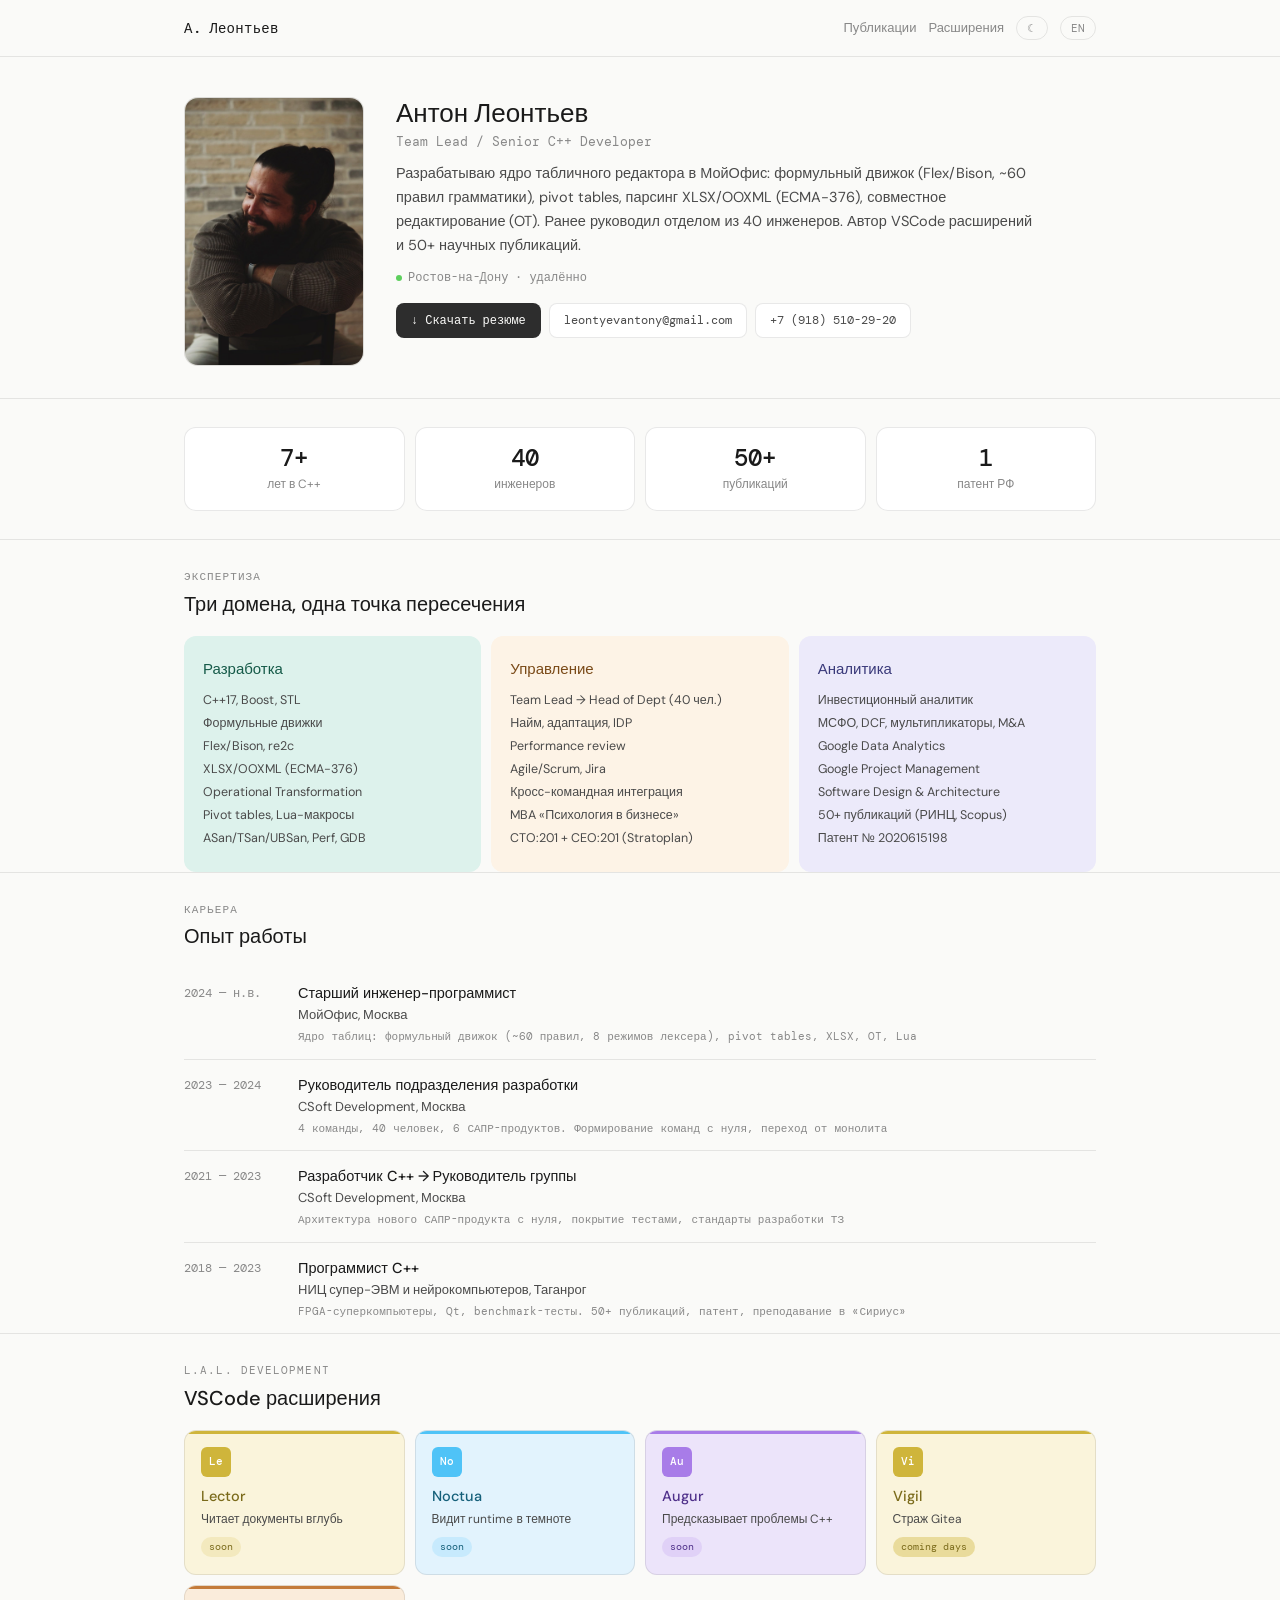
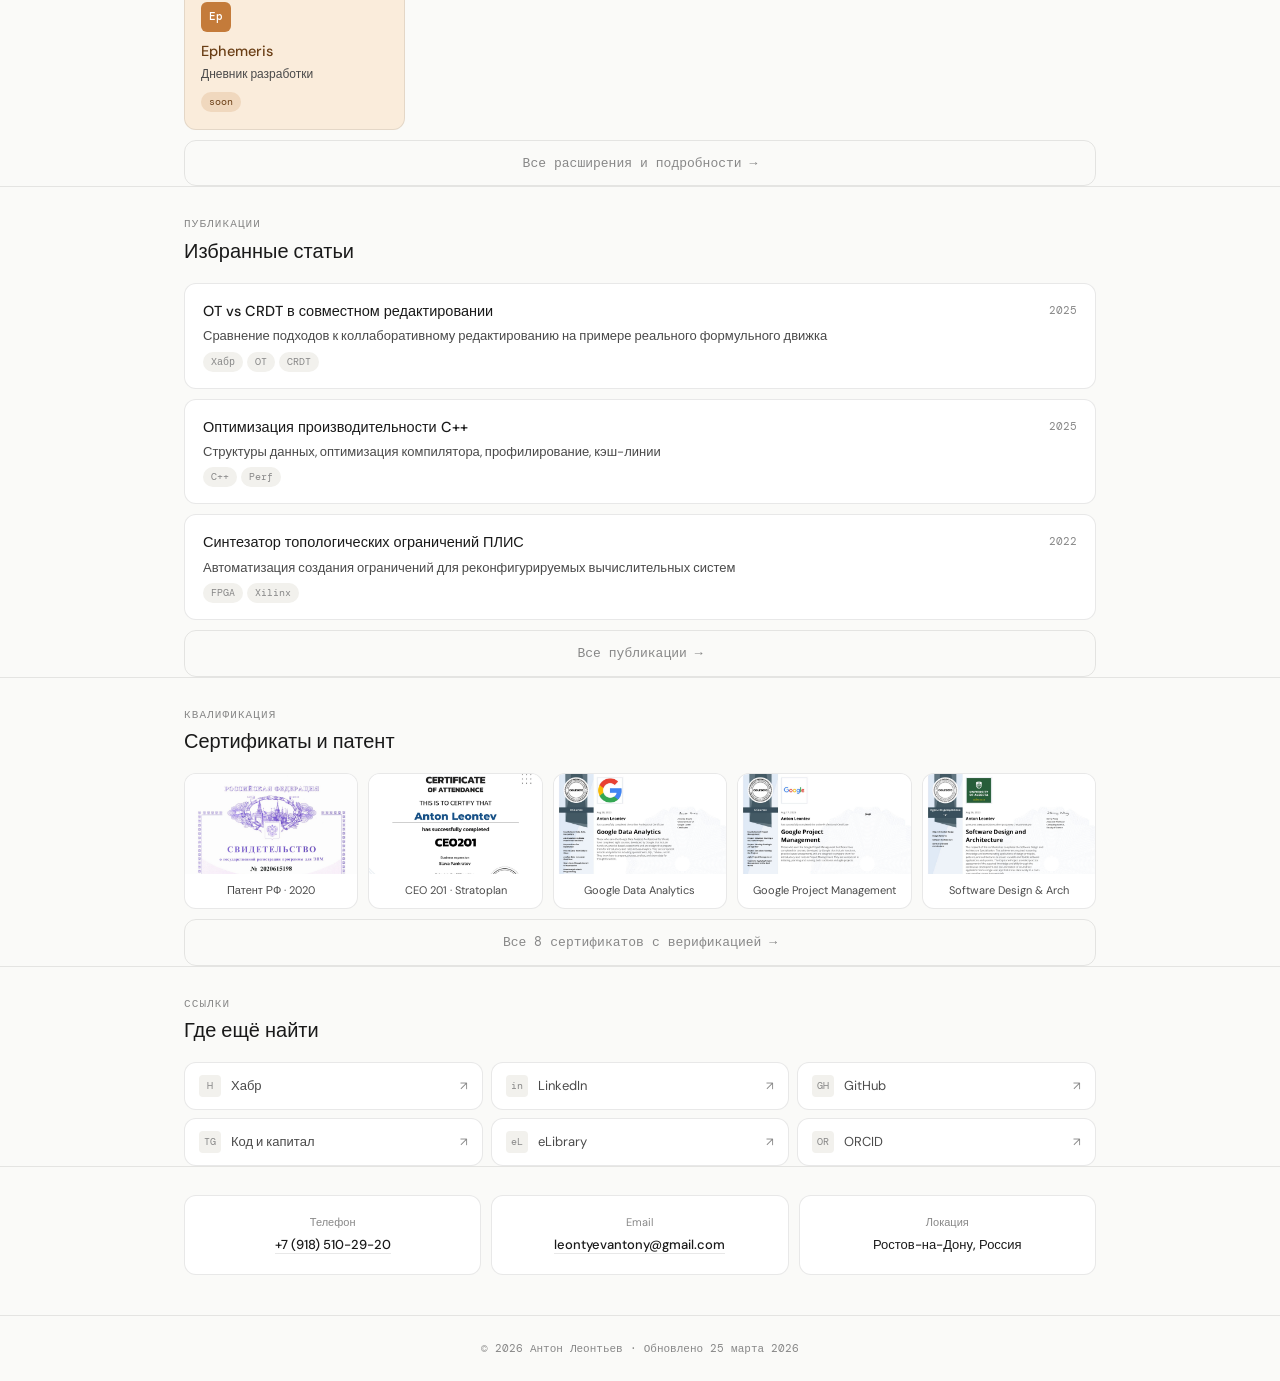
<file: index.html>
<!DOCTYPE html>
<html lang="ru">
<head>
<script>var t=localStorage.getItem("theme");if(t)document.documentElement.setAttribute("data-theme",t)</script>
  <meta charset="UTF-8">
  <meta name="viewport" content="width=device-width, initial-scale=1.0">
  <title>Антон Леонтьев — Team Lead / Senior C++ Developer</title>
  <meta name="description" content="Team Lead / Senior C++ Developer. 7+ лет C++, управление командой 40 человек, 50+ публикаций, патент. Автор VSCode расширений L.A.L. Development.">
  <meta property="og:title" content="Антон Леонтьев — Team Lead / Senior C++ Developer">
  <meta property="og:description" content="C++ × Управление × Аналитика. Формульные движки, XLSX, OT. 40 инженеров. 50+ публикаций. VSCode extensions.">
  <meta property="og:type" content="website">
  <meta property="og:url" content="https://a-leontyev.github.io/leontevanton.github.io/">
  <meta property="og:image" content="https://a-leontyev.github.io/leontevanton.github.io/assets/photo.jpg">
  <meta name="twitter:card" content="summary">
  <link rel="icon" href="data:image/svg+xml,<svg xmlns='http://www.w3.org/2000/svg' viewBox='0 0 32 32'><text y='28' font-size='28'>А</text></svg>">
    <link rel="preconnect" href="https://fonts.googleapis.com">
  <link href="https://fonts.googleapis.com/css2?family=DM+Sans:ital,wght@0,400;0,500;1,400&family=DM+Mono:wght@400;500&display=swap" rel="stylesheet">
  <link rel="stylesheet" href="style.css">
</head>
<body>

<div class="wrap">
  <nav>
    <a href="/" class="nav-brand">А. Леонтьев</a>
    <div class="nav-right">
      <a href="publications/" class="nav-link" data-ru="Публикации" data-en="Publications">Публикации</a>
      <a href="extensions/" class="nav-link" data-ru="Расширения" data-en="Extensions">Расширения</a>
      <button class="theme-btn" id="theme-toggle" aria-label="Toggle theme">☾</button>
      <button class="lang-btn" id="lang-toggle" aria-label="Switch language">EN</button>
    </div>
  </nav>
</div>

<hr class="divider">

<div class="wrap">
  <section class="hero">
    <div class="avatar">
      <img src="assets/photo.jpg" alt="Антон Леонтьев"  loading="eager">
    </div>
    <div class="hero-text">
      <h1 data-ru="Антон Леонтьев" data-en="Antony Leontev">Антон Леонтьев</h1>
      <div class="hero-role">Team Lead / Senior C++ Developer</div>
      <p class="hero-bio" data-ru="Разрабатываю ядро табличного редактора в МойОфис: формульный движок (Flex/Bison, ~60 правил грамматики), pivot tables, парсинг XLSX/OOXML (ECMA-376), совместное редактирование (OT). Ранее руководил отделом из 40 инженеров. Автор VSCode расширений и 50+ научных публикаций." data-en="Building the core of the spreadsheet editor at MyOffice: formula engine (Flex/Bison, ~60 grammar rules), pivot tables, XLSX/OOXML parsing (ECMA-376), collaborative editing (OT). Previously led a department of 40 engineers. Author of VSCode extensions and 50+ scientific publications.">Разрабатываю ядро табличного редактора в МойОфис: формульный движок (Flex/Bison, ~60 правил грамматики), pivot tables, парсинг XLSX/OOXML (ECMA-376), совместное редактирование (OT). Ранее руководил отделом из 40 инженеров. Автор VSCode расширений и 50+ научных публикаций.</p>
      <div class="hero-location" data-ru="Ростов-на-Дону · удалённо" data-en="Rostov-on-Don · remote">Ростов-на-Дону · удалённо</div>
      <div class="hero-actions">
        <a class="btn primary" href="Resume.pdf" download data-ru="↓ Скачать резюме" data-en="↓ Download CV">↓ Скачать резюме</a>
        <a class="btn" href="mailto:leontyevantony@gmail.com">leontyevantony@gmail.com</a>
        <a class="btn" href="tel:+79185102920">+7 (918) 510-29-20</a>
      </div>
    </div>
  </section>
</div>

<hr class="divider">

<div class="wrap">
  <section class="proof">
    <div class="proof-item">
      <div class="proof-num">7+</div>
      <div class="proof-label" data-ru="лет в C++" data-en="years in C++">лет в C++</div>
    </div>
    <div class="proof-item">
      <div class="proof-num">40</div>
      <div class="proof-label" data-ru="инженеров" data-en="engineers led">инженеров</div>
    </div>
    <div class="proof-item">
      <div class="proof-num">50+</div>
      <div class="proof-label" data-ru="публикаций" data-en="publications">публикаций</div>
    </div>
    <div class="proof-item">
      <div class="proof-num">1</div>
      <div class="proof-label" data-ru="патент РФ" data-en="RU patent">патент РФ</div>
    </div>
  </section>
</div>

<hr class="divider">

<div class="wrap">
  <section>
    <div class="sh">
      <div class="sh-overline" data-ru="Экспертиза" data-en="Expertise">Экспертиза</div>
      <h2 class="sh-title" data-ru="Три домена, одна точка пересечения" data-en="Three domains, one intersection">Три домена, одна точка пересечения</h2>
    </div>
    <div class="expertise">
      <div class="exp-card dev">
        <h3 data-ru="Разработка" data-en="Engineering">Разработка</h3>
        <p>C++17, Boost, STL<br>Формульные движки<br>Flex/Bison, re2c<br>XLSX/OOXML (ECMA-376)<br>Operational Transformation<br>Pivot tables, Lua-макросы<br>ASan/TSan/UBSan, Perf, GDB</p>
      </div>
      <div class="exp-card mgmt">
        <h3 data-ru="Управление" data-en="Management">Управление</h3>
        <p>Team Lead → Head of Dept (40 чел.)<br>Найм, адаптация, IDP<br>Performance review<br>Agile/Scrum, Jira<br>Кросс-командная интеграция<br>MBA «Психология в бизнесе»<br>CTO:201 + CEO:201 (Stratoplan)</p>
      </div>
      <div class="exp-card analytics">
        <h3 data-ru="Аналитика" data-en="Analytics">Аналитика</h3>
        <p>Инвестиционный аналитик<br>МСФО, DCF, мультипликаторы, M&amp;A<br>Google Data Analytics<br>Google Project Management<br>Software Design &amp; Architecture<br>50+ публикаций (РИНЦ, Scopus)<br>Патент № 2020615198</p>
      </div>
    </div>
  </section>
</div>

<hr class="divider">

<div class="wrap">
  <section>
    <div class="sh">
      <div class="sh-overline" data-ru="Карьера" data-en="Career">Карьера</div>
      <h2 class="sh-title" data-ru="Опыт работы" data-en="Work experience">Опыт работы</h2>
    </div>
    <div class="timeline">
      <div class="tl-item">
        <div class="tl-date">2024 — <span data-ru="н.в." data-en="now">н.в.</span></div>
        <div>
          <div class="tl-role" data-ru="Старший инженер-программист" data-en="Senior Software Engineer">Старший инженер-программист</div>
          <div class="tl-company" data-ru="МойОфис, Москва" data-en="MyOffice, Moscow">МойОфис, Москва</div>
          <div class="tl-detail" data-ru="Ядро таблиц: формульный движок (~60 правил, 8 режимов лексера), pivot tables, XLSX, OT, Lua" data-en="Tables core: formula engine (~60 rules, 8 lexer modes), pivot tables, XLSX, OT, Lua">Ядро таблиц: формульный движок (~60 правил, 8 режимов лексера), pivot tables, XLSX, OT, Lua</div>
        </div>
      </div>
      <div class="tl-item">
        <div class="tl-date">2023 — 2024</div>
        <div>
          <div class="tl-role" data-ru="Руководитель подразделения разработки" data-en="Head of Development Department">Руководитель подразделения разработки</div>
          <div class="tl-company" data-ru="CSoft Development, Москва" data-en="CSoft Development, Moscow">CSoft Development, Москва</div>
          <div class="tl-detail" data-ru="4 команды, 40 человек, 6 САПР-продуктов. Формирование команд с нуля, переход от монолита" data-en="4 teams, 40 engineers, 6 CAD products. Built teams from scratch, monolith decomposition">4 команды, 40 человек, 6 САПР-продуктов. Формирование команд с нуля, переход от монолита</div>
        </div>
      </div>
      <div class="tl-item">
        <div class="tl-date">2021 — 2023</div>
        <div>
          <div class="tl-role" data-ru="Разработчик C++ → Руководитель группы" data-en="C++ Developer → Team Lead">Разработчик C++ → Руководитель группы</div>
          <div class="tl-company" data-ru="CSoft Development, Москва" data-en="CSoft Development, Moscow">CSoft Development, Москва</div>
          <div class="tl-detail" data-ru="Архитектура нового САПР-продукта с нуля, покрытие тестами, стандарты разработки ТЗ" data-en="New CAD product architecture from scratch, test coverage, tech spec standards">Архитектура нового САПР-продукта с нуля, покрытие тестами, стандарты разработки ТЗ</div>
        </div>
      </div>
      <div class="tl-item">
        <div class="tl-date">2018 — 2023</div>
        <div>
          <div class="tl-role" data-ru="Программист C++" data-en="C++ Developer">Программист C++</div>
          <div class="tl-company" data-ru="НИЦ супер-ЭВМ и нейрокомпьютеров, Таганрог" data-en="SRC of Supercomputers, Taganrog">НИЦ супер-ЭВМ и нейрокомпьютеров, Таганрог</div>
          <div class="tl-detail" data-ru="FPGA-суперкомпьютеры, Qt, benchmark-тесты. 50+ публикаций, патент, преподавание в «Сириус»" data-en="FPGA supercomputers, Qt, benchmarks. 50+ publications, patent, teaching at Sirius">FPGA-суперкомпьютеры, Qt, benchmark-тесты. 50+ публикаций, патент, преподавание в «Сириус»</div>
        </div>
      </div>
    </div>
  </section>
</div>

<hr class="divider">

<div class="wrap">
  <section>
    <div class="sh">
      <div class="sh-overline">L.A.L. Development</div>
      <h2 class="sh-title" data-ru="VSCode расширения" data-en="VSCode extensions">VSCode расширения</h2>
    </div>
    <div class="ext-grid">
      <div class="ext-card gold">
        <div class="ext-icon gold-bg">Le</div>
        <div class="ext-name gold-c">Lector</div>
        <div class="ext-desc" data-ru="Читает документы вглубь" data-en="Deep document reader">Читает документы вглубь</div>
        <div class="ext-badge gold-badge">soon</div>
      </div>
      <div class="ext-card blue">
        <div class="ext-icon blue-bg">No</div>
        <div class="ext-name blue-c">Noctua</div>
        <div class="ext-desc" data-ru="Видит runtime в темноте" data-en="Runtime visibility">Видит runtime в темноте</div>
        <div class="ext-badge blue-badge">soon</div>
      </div>
      <div class="ext-card purple">
        <div class="ext-icon purple-bg">Au</div>
        <div class="ext-name purple-c">Augur</div>
        <div class="ext-desc" data-ru="Предсказывает проблемы C++" data-en="C++ problem predictor">Предсказывает проблемы C++</div>
        <div class="ext-badge purple-badge">soon</div>
      </div>
      <div class="ext-card gold">
        <div class="ext-icon gold-bg">Vi</div>
        <div class="ext-name gold-c">Vigil</div>
        <div class="ext-desc" data-ru="Страж Gitea" data-en="Gitea guardian">Страж Gitea</div>
        <div class="ext-badge gold-badge gold-hot">coming days</div>
      </div>
      <div class="ext-card copper">
        <div class="ext-icon copper-bg">Ep</div>
        <div class="ext-name copper-c">Ephemeris</div>
        <div class="ext-desc" data-ru="Дневник разработки" data-en="Development diary">Дневник разработки</div>
        <div class="ext-badge copper-badge">soon</div>
      </div>
    </div>
    <a href="extensions/" class="section-link" data-ru="Все расширения и подробности →" data-en="All extensions & details →">Все расширения и подробности →</a>
  </section>
</div>

<hr class="divider">

<div class="wrap">
  <section>
    <div class="sh">
      <div class="sh-overline" data-ru="Публикации" data-en="Publications">Публикации</div>
      <h2 class="sh-title" data-ru="Избранные статьи" data-en="Selected articles">Избранные статьи</h2>
    </div>
    <div class="pub-grid">
      <a href="https://habr.com/p/1009742/" class="pub-card" target="_blank" rel="noopener">
        <div>
          <div class="pub-title" data-ru="OT vs CRDT в совместном редактировании" data-en="OT vs CRDT in collaborative editing">OT vs CRDT в совместном редактировании</div>
          <p class="pub-excerpt" data-ru="Сравнение подходов к коллаборативному редактированию на примере реального формульного движка" data-en="Comparing collaborative editing approaches using a real formula engine">Сравнение подходов к коллаборативному редактированию на примере реального формульного движка</p>
          <div class="pub-tags"><span class="pub-tag">Хабр</span><span class="pub-tag">OT</span><span class="pub-tag">CRDT</span></div>
        </div>
        <div class="pub-date">2025</div>
      </a>
      <a href="articles/cpp-performance-optimization.html" class="pub-card">
        <div>
          <div class="pub-title" data-ru="Оптимизация производительности C++" data-en="C++ Performance Optimization">Оптимизация производительности C++</div>
          <p class="pub-excerpt" data-ru="Структуры данных, оптимизация компилятора, профилирование, кэш-линии" data-en="Data structures, compiler optimization, profiling, cache lines">Структуры данных, оптимизация компилятора, профилирование, кэш-линии</p>
          <div class="pub-tags"><span class="pub-tag">C++</span><span class="pub-tag">Perf</span></div>
        </div>
        <div class="pub-date">2025</div>
      </a>
      <a href="articles/fpga-topology.html" class="pub-card">
        <div>
          <div class="pub-title" data-ru="Синтезатор топологических ограничений ПЛИС" data-en="FPGA Topological Constraints Synthesizer">Синтезатор топологических ограничений ПЛИС</div>
          <p class="pub-excerpt" data-ru="Автоматизация создания ограничений для реконфигурируемых вычислительных систем" data-en="Automating constraint generation for reconfigurable computing systems">Автоматизация создания ограничений для реконфигурируемых вычислительных систем</p>
          <div class="pub-tags"><span class="pub-tag">FPGA</span><span class="pub-tag">Xilinx</span></div>
        </div>
        <div class="pub-date">2022</div>
      </a>
    </div>
    <a href="publications/" class="section-link" data-ru="Все публикации →" data-en="All publications →">Все публикации →</a>
  </section>
</div>

<hr class="divider">

<div class="wrap">
  <section>
    <div class="sh">
      <div class="sh-overline" data-ru="Квалификация" data-en="Credentials">Квалификация</div>
      <h2 class="sh-title" data-ru="Сертификаты и патент" data-en="Certificates & patent">Сертификаты и патент</h2>
    </div>
    <div style="display:grid;grid-template-columns:repeat(auto-fill,minmax(160px,1fr));gap:10px">
      <a href="credentials/" class="cred-thumb" style="display:block;border:1px solid var(--border);border-radius:var(--r);overflow:hidden;background:var(--surface);text-decoration:none;transition:all .15s">
        <img src="assets/credentials/patent.jpg" alt="Патент РФ" style="width:100%;height:100px;object-fit:cover;object-position:top" loading="lazy">
        <div style="padding:8px 10px;text-align:center;font-size:11px;color:var(--t2)" data-ru="Патент РФ · 2020" data-en="RU Patent · 2020">Патент РФ · 2020</div>
      </a>
      <a href="credentials/" class="cred-thumb" style="display:block;border:1px solid var(--border);border-radius:var(--r);overflow:hidden;background:var(--surface);text-decoration:none;transition:all .15s">
        <img src="assets/credentials/stratoplan-ceo201.jpg" alt="CEO 201" style="width:100%;height:100px;object-fit:cover;object-position:center" loading="lazy">
        <div style="padding:8px 10px;text-align:center;font-size:11px;color:var(--t2)">CEO 201 · Stratoplan</div>
      </a>
      <a href="credentials/" class="cred-thumb" style="display:block;border:1px solid var(--border);border-radius:var(--r);overflow:hidden;background:var(--surface);text-decoration:none;transition:all .15s">
        <img src="assets/credentials/google-data-analytics.jpg" alt="Google DA" style="width:100%;height:100px;object-fit:cover;object-position:top" loading="lazy">
        <div style="padding:8px 10px;text-align:center;font-size:11px;color:var(--t2)">Google Data Analytics</div>
      </a>
      <a href="credentials/" class="cred-thumb" style="display:block;border:1px solid var(--border);border-radius:var(--r);overflow:hidden;background:var(--surface);text-decoration:none;transition:all .15s">
        <img src="assets/credentials/google-project-management.jpg" alt="Google PM" style="width:100%;height:100px;object-fit:cover;object-position:top" loading="lazy">
        <div style="padding:8px 10px;text-align:center;font-size:11px;color:var(--t2)">Google Project Management</div>
      </a>
      <a href="credentials/" class="cred-thumb" style="display:block;border:1px solid var(--border);border-radius:var(--r);overflow:hidden;background:var(--surface);text-decoration:none;transition:all .15s">
        <img src="assets/credentials/software-design-architecture.jpg" alt="SDA" style="width:100%;height:100px;object-fit:cover;object-position:top" loading="lazy">
        <div style="padding:8px 10px;text-align:center;font-size:11px;color:var(--t2)">Software Design & Arch</div>
      </a>
    </div>
    <a href="credentials/" class="section-link" data-ru="Все 8 сертификатов с верификацией →" data-en="All 8 credentials with verification →">Все 8 сертификатов с верификацией →</a>
  </section>
</div>

<hr class="divider">

<div class="wrap">
  <section>
    <div class="sh">
      <div class="sh-overline" data-ru="Ссылки" data-en="Links">Ссылки</div>
      <h2 class="sh-title" data-ru="Где ещё найти" data-en="Find me elsewhere">Где ещё найти</h2>
    </div>
    <div class="links-grid">
      <a href="https://habr.com/ru/users/aleontyev" class="link-item" target="_blank" rel="noopener"><span class="link-icon">H</span>Хабр<span class="link-arrow">↗</span></a>
      <a href="https://linkedin.com/in/leontevanton" class="link-item" target="_blank" rel="noopener"><span class="link-icon">in</span>LinkedIn<span class="link-arrow">↗</span></a>
      <a href="https://github.com/a-leontyev" class="link-item" target="_blank" rel="noopener"><span class="link-icon">GH</span>GitHub<span class="link-arrow">↗</span></a>
      <a href="https://t.me/lucky_hand" class="link-item" target="_blank" rel="noopener"><span class="link-icon">TG</span><span data-ru="Код и капитал" data-en="Code & Capital">Код и капитал</span><span class="link-arrow">↗</span></a>
      <a href="https://elibrary.ru/author_items.asp?authorid=961704" class="link-item" target="_blank" rel="noopener"><span class="link-icon">eL</span>eLibrary<span class="link-arrow">↗</span></a>
      <a href="https://orcid.org/0000-0002-0608-4343" class="link-item" target="_blank" rel="noopener"><span class="link-icon">OR</span>ORCID<span class="link-arrow">↗</span></a>
    </div>
  </section>
</div>

<hr class="divider">

<div class="wrap">
  <section class="contact">
    <div class="contact-grid">
      <div class="contact-item">
        <div class="contact-label" data-ru="Телефон" data-en="Phone">Телефон</div>
        <div class="contact-value"><a href="tel:+79185102920">+7 (918) 510-29-20</a></div>
      </div>
      <div class="contact-item">
        <div class="contact-label">Email</div>
        <div class="contact-value"><a href="mailto:leontyevantony@gmail.com">leontyevantony@gmail.com</a></div>
      </div>
      <div class="contact-item">
        <div class="contact-label" data-ru="Локация" data-en="Location">Локация</div>
        <div class="contact-value" data-ru="Ростов-на-Дону, Россия" data-en="Rostov-on-Don, Russia">Ростов-на-Дону, Россия</div>
      </div>
    </div>
  </section>
</div>

<footer>
  <div class="wrap">
    © 2026 <span data-ru="Антон Леонтьев" data-en="Antony Leontev">Антон Леонтьев</span> · <span data-ru="Обновлено 25 марта 2026" data-en="Updated March 25, 2026">Обновлено 25 марта 2026</span>
  </div>
</footer>

<script src="script.js"></script>
</body>
</html>
</file>
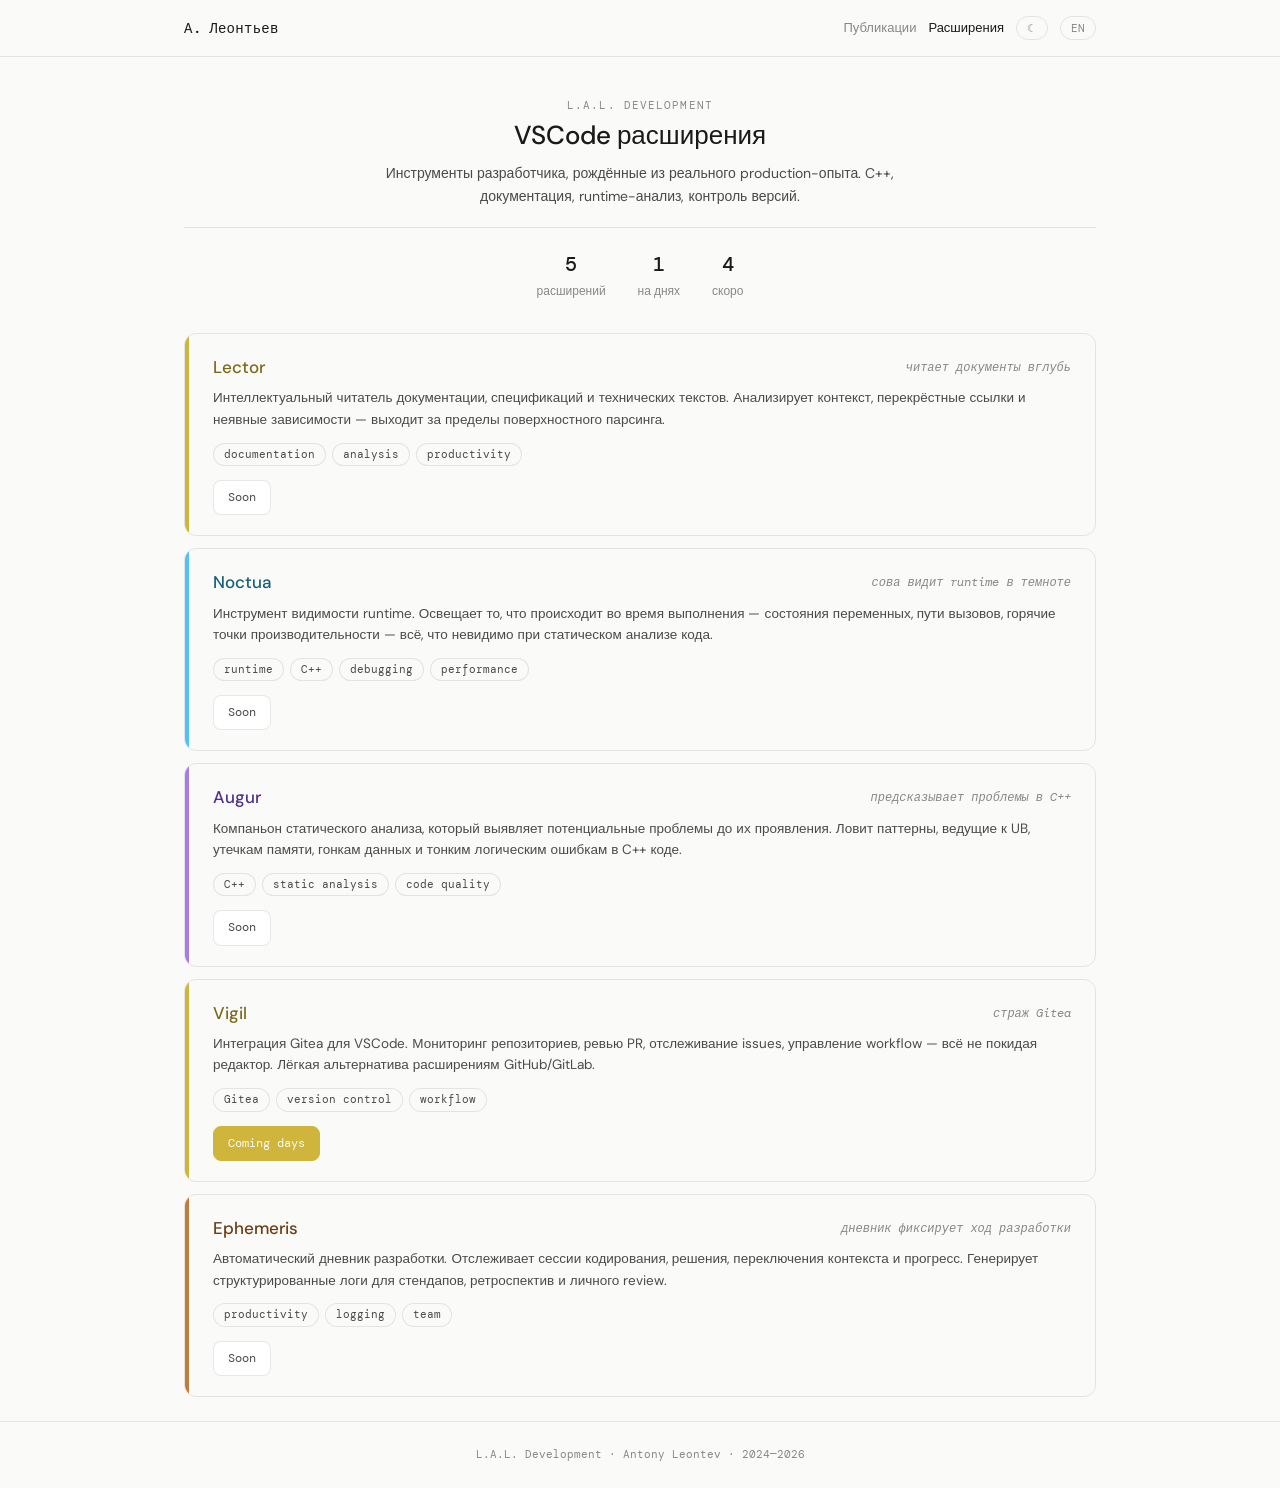
<file: extensions/index.html>
<!DOCTYPE html>
<html lang="ru">
<head>
<script>var t=localStorage.getItem("theme");if(t)document.documentElement.setAttribute("data-theme",t)</script>
  <meta charset="UTF-8">
  <meta name="viewport" content="width=device-width, initial-scale=1.0">
  <title>VSCode Extensions — L.A.L. Development</title>
  <meta name="description" content="VSCode расширения от L.A.L. Development: Lector, Noctua, Augur, Vigil, Ephemeris. Инструменты для C++ разработчиков.">
  <link rel="icon" href="data:image/svg+xml,<svg xmlns='http://www.w3.org/2000/svg' viewBox='0 0 32 32'><text y='28' font-size='28'>А</text></svg>">
    <link rel="preconnect" href="https://fonts.googleapis.com">
  <link href="https://fonts.googleapis.com/css2?family=DM+Sans:ital,wght@0,400;0,500;1,400&family=DM+Mono:wght@400;500&display=swap" rel="stylesheet">
  <link rel="stylesheet" href="../style.css">
</head>
<body>

<div class="wrap">
  <nav>
    <a href="../" class="nav-brand">А. Леонтьев</a>
    <div class="nav-right">
      <a href="../publications/" class="nav-link">Публикации</a>
      <a href="./" class="nav-link" style="color:var(--t1)">Расширения</a>
      <button class="theme-btn" id="theme-toggle" aria-label="Toggle theme">☾</button>
      <button class="lang-btn" id="lang-toggle" aria-label="Switch language">EN</button>
    </div>
  </nav>
</div>
<hr class="divider">

<div class="wrap">
  <div class="ext-hero">
    <div class="sh-overline">L.A.L. Development</div>
    <h1 data-ru="VSCode расширения" data-en="VSCode extensions">VSCode расширения</h1>
    <p data-ru="Инструменты разработчика, рождённые из реального production-опыта. C++, документация, runtime-анализ, контроль версий." data-en="Developer tools born from real production experience. C++, documentation, runtime analysis, version control.">Инструменты разработчика, рождённые из реального production-опыта. C++, документация, runtime-анализ, контроль версий.</p>
    <div class="stat-row">
      <div><div class="stat-num">5</div><div class="stat-label" data-ru="расширений" data-en="extensions">расширений</div></div>
      <div><div class="stat-num">1</div><div class="stat-label" data-ru="на днях" data-en="coming days">на днях</div></div>
      <div><div class="stat-num">4</div><div class="stat-label" data-ru="скоро" data-en="soon">скоро</div></div>
    </div>
  </div>

  <div class="full-card gold">
    <div class="fc-accent"></div>
    <div class="fc-body">
      <div class="fc-top">
        <div class="fc-title">Lector</div>
        <div class="fc-metaphor" data-ru="читает документы вглубь" data-en="reads documents deeply">читает документы вглубь</div>
      </div>
      <div class="fc-desc" data-ru="Интеллектуальный читатель документации, спецификаций и технических текстов. Анализирует контекст, перекрёстные ссылки и неявные зависимости — выходит за пределы поверхностного парсинга." data-en="Intelligent reader for documentation, specs, and technical texts. Analyzes context, cross-references, and implicit dependencies — goes beyond surface-level parsing.">Интеллектуальный читатель документации, спецификаций и технических текстов. Анализирует контекст, перекрёстные ссылки и неявные зависимости — выходит за пределы поверхностного парсинга.</div>
      <div class="fc-tags"><span class="fc-tag">documentation</span><span class="fc-tag">analysis</span><span class="fc-tag">productivity</span></div>
      <div class="fc-actions"><span class="btn">Soon</span></div>
    </div>
  </div>

  <div class="full-card blue">
    <div class="fc-accent"></div>
    <div class="fc-body">
      <div class="fc-top">
        <div class="fc-title">Noctua</div>
        <div class="fc-metaphor" data-ru="сова видит runtime в темноте" data-en="the owl sees runtime in the dark">сова видит runtime в темноте</div>
      </div>
      <div class="fc-desc" data-ru="Инструмент видимости runtime. Освещает то, что происходит во время выполнения — состояния переменных, пути вызовов, горячие точки производительности — всё, что невидимо при статическом анализе кода." data-en="Runtime visibility tool. Illuminates what happens at execution time — variable states, call paths, performance hotspots — things invisible in static code review.">Инструмент видимости runtime. Освещает то, что происходит во время выполнения — состояния переменных, пути вызовов, горячие точки производительности — всё, что невидимо при статическом анализе кода.</div>
      <div class="fc-tags"><span class="fc-tag">runtime</span><span class="fc-tag">C++</span><span class="fc-tag">debugging</span><span class="fc-tag">performance</span></div>
      <div class="fc-actions"><span class="btn">Soon</span></div>
    </div>
  </div>

  <div class="full-card purple">
    <div class="fc-accent"></div>
    <div class="fc-body">
      <div class="fc-top">
        <div class="fc-title">Augur</div>
        <div class="fc-metaphor" data-ru="предсказывает проблемы в C++" data-en="predicts problems in C++">предсказывает проблемы в C++</div>
      </div>
      <div class="fc-desc" data-ru="Компаньон статического анализа, который выявляет потенциальные проблемы до их проявления. Ловит паттерны, ведущие к UB, утечкам памяти, гонкам данных и тонким логическим ошибкам в C++ коде." data-en="Static analysis companion that identifies potential issues before they manifest. Catches patterns leading to UB, memory leaks, data races, and subtle logic errors in C++.">Компаньон статического анализа, который выявляет потенциальные проблемы до их проявления. Ловит паттерны, ведущие к UB, утечкам памяти, гонкам данных и тонким логическим ошибкам в C++ коде.</div>
      <div class="fc-tags"><span class="fc-tag">C++</span><span class="fc-tag">static analysis</span><span class="fc-tag">code quality</span></div>
      <div class="fc-actions"><span class="btn">Soon</span></div>
    </div>
  </div>

  <div class="full-card gold">
    <div class="fc-accent"></div>
    <div class="fc-body">
      <div class="fc-top">
        <div class="fc-title">Vigil</div>
        <div class="fc-metaphor" data-ru="страж Gitea" data-en="the guardian watches Gitea">страж Gitea</div>
      </div>
      <div class="fc-desc" data-ru="Интеграция Gitea для VSCode. Мониторинг репозиториев, ревью PR, отслеживание issues, управление workflow — всё не покидая редактор. Лёгкая альтернатива расширениям GitHub/GitLab." data-en="Gitea integration for VSCode. Monitor repos, review PRs, track issues, manage workflows — all without leaving the editor. Lightweight alternative to GitHub/GitLab extensions.">Интеграция Gitea для VSCode. Мониторинг репозиториев, ревью PR, отслеживание issues, управление workflow — всё не покидая редактор. Лёгкая альтернатива расширениям GitHub/GitLab.</div>
      <div class="fc-tags"><span class="fc-tag">Gitea</span><span class="fc-tag">version control</span><span class="fc-tag">workflow</span></div>
      <div class="fc-actions"><span class="btn primary" style="background:var(--gold);border-color:var(--gold)">Coming days</span></div>
    </div>
  </div>

  <div class="full-card copper">
    <div class="fc-accent"></div>
    <div class="fc-body">
      <div class="fc-top">
        <div class="fc-title">Ephemeris</div>
        <div class="fc-metaphor" data-ru="дневник фиксирует ход разработки" data-en="the diary records development">дневник фиксирует ход разработки</div>
      </div>
      <div class="fc-desc" data-ru="Автоматический дневник разработки. Отслеживает сессии кодирования, решения, переключения контекста и прогресс. Генерирует структурированные логи для стендапов, ретроспектив и личного review." data-en="Automatic development journal. Tracks coding sessions, decisions, context switches, and progress. Generates structured logs for standups, retrospectives, and personal review.">Автоматический дневник разработки. Отслеживает сессии кодирования, решения, переключения контекста и прогресс. Генерирует структурированные логи для стендапов, ретроспектив и личного review.</div>
      <div class="fc-tags"><span class="fc-tag">productivity</span><span class="fc-tag">logging</span><span class="fc-tag">team</span></div>
      <div class="fc-actions"><span class="btn">Soon</span></div>
    </div>
  </div>
</div>

<footer><div class="wrap">L.A.L. Development · Antony Leontev · 2024—2026</div></footer>

<script src="../script.js"></script>
</body>
</html>
</file>
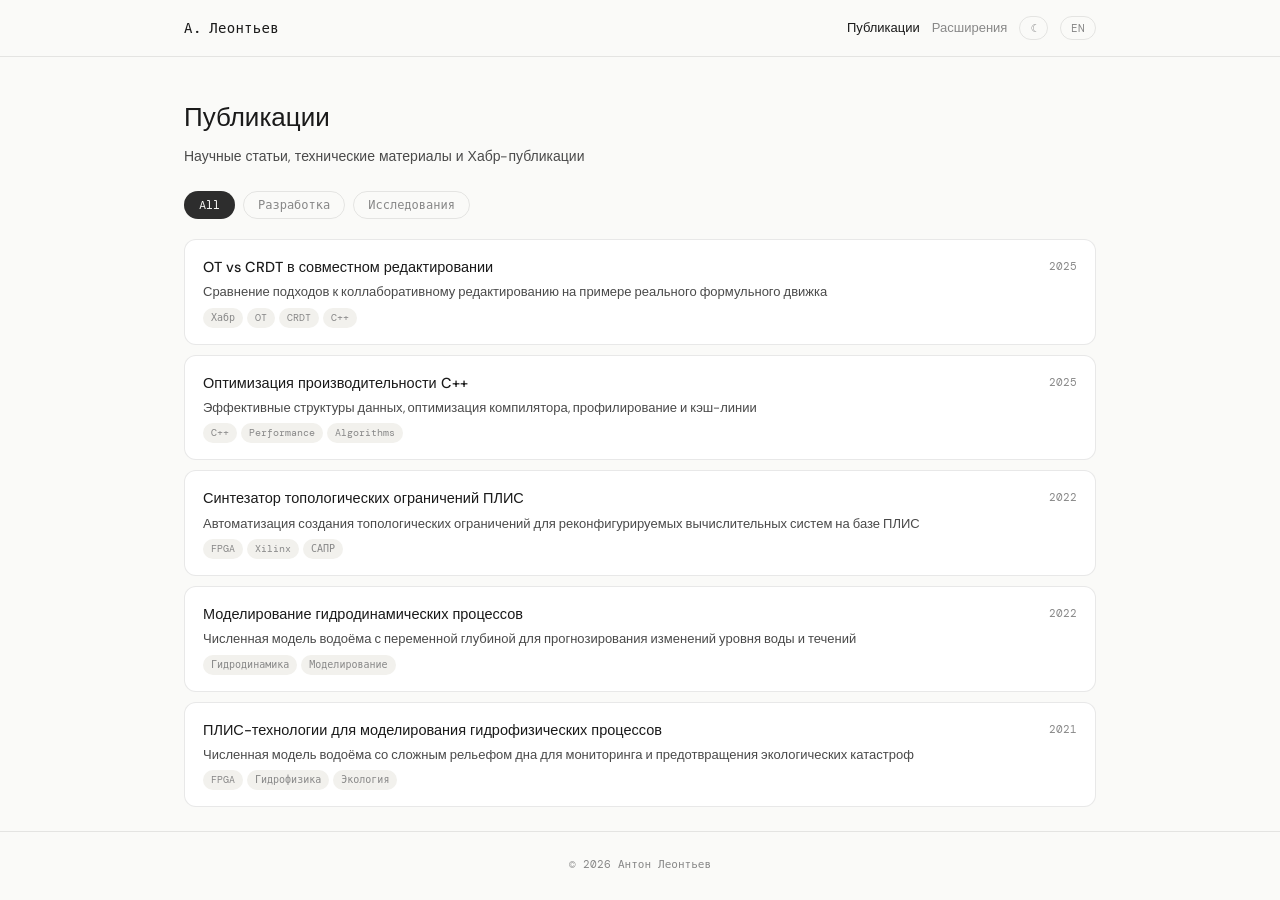
<file: publications/index.html>
<!DOCTYPE html>
<html lang="ru">
<head>
<script>var t=localStorage.getItem("theme");if(t)document.documentElement.setAttribute("data-theme",t)</script>
  <meta charset="UTF-8">
  <meta name="viewport" content="width=device-width, initial-scale=1.0">
  <title>Публикации — Антон Леонтьев</title>
  <meta name="description" content="Научные и технические публикации Антона Леонтьева: C++, FPGA, гидродинамика, OT/CRDT, оптимизация производительности.">
  <link rel="icon" href="data:image/svg+xml,<svg xmlns='http://www.w3.org/2000/svg' viewBox='0 0 32 32'><text y='28' font-size='28'>А</text></svg>">
    <link rel="preconnect" href="https://fonts.googleapis.com">
  <link href="https://fonts.googleapis.com/css2?family=DM+Sans:ital,wght@0,400;0,500;1,400&family=DM+Mono:wght@400;500&display=swap" rel="stylesheet">
  <link rel="stylesheet" href="../style.css">
</head>
<body>

<div class="wrap">
  <nav>
    <a href="../" class="nav-brand">А. Леонтьев</a>
    <div class="nav-right">
      <a href="./" class="nav-link" style="color:var(--t1)">Публикации</a>
      <a href="../extensions/" class="nav-link">Расширения</a>
      <button class="theme-btn" id="theme-toggle" aria-label="Toggle theme">☾</button>
      <button class="lang-btn" id="lang-toggle" aria-label="Switch language">EN</button>
    </div>
  </nav>
</div>
<hr class="divider">

<div class="wrap">
  <div class="page-header">
    <h1 data-ru="Публикации" data-en="Publications">Публикации</h1>
    <p data-ru="Научные статьи, технические материалы и Хабр-публикации" data-en="Scientific papers, technical articles, and Habr publications">Научные статьи, технические материалы и Хабр-публикации</p>
  </div>

  <div class="filter-bar" id="filters">
    <button class="filter-btn active" data-filter="all">All</button>
    <button class="filter-btn" data-filter="dev" data-ru="Разработка" data-en="Development">Разработка</button>
    <button class="filter-btn" data-filter="research" data-ru="Исследования" data-en="Research">Исследования</button>
  </div>

  <div class="pub-grid" id="pub-list">

    <a href="https://habr.com/p/1009742/" class="pub-card" data-cat="dev" target="_blank" rel="noopener">
      <div>
        <div class="pub-title">OT vs CRDT в совместном редактировании</div>
        <p class="pub-excerpt">Сравнение подходов к коллаборативному редактированию на примере реального формульного движка</p>
        <div class="pub-tags"><span class="pub-tag">Хабр</span><span class="pub-tag">OT</span><span class="pub-tag">CRDT</span><span class="pub-tag">C++</span></div>
      </div>
      <div class="pub-date">2025</div>
    </a>

    <a href="../articles/cpp-performance-optimization.html" class="pub-card" data-cat="dev">
      <div>
        <div class="pub-title">Оптимизация производительности C++</div>
        <p class="pub-excerpt">Эффективные структуры данных, оптимизация компилятора, профилирование и кэш-линии</p>
        <div class="pub-tags"><span class="pub-tag">C++</span><span class="pub-tag">Performance</span><span class="pub-tag">Algorithms</span></div>
      </div>
      <div class="pub-date">2025</div>
    </a>

    <a href="../articles/fpga-topology.html" class="pub-card" data-cat="research">
      <div>
        <div class="pub-title">Синтезатор топологических ограничений ПЛИС</div>
        <p class="pub-excerpt">Автоматизация создания топологических ограничений для реконфигурируемых вычислительных систем на базе ПЛИС</p>
        <div class="pub-tags"><span class="pub-tag">FPGA</span><span class="pub-tag">Xilinx</span><span class="pub-tag">САПР</span></div>
      </div>
      <div class="pub-date">2022</div>
    </a>

    <a href="../articles/hydrodynamics.html" class="pub-card" data-cat="research">
      <div>
        <div class="pub-title">Моделирование гидродинамических процессов</div>
        <p class="pub-excerpt">Численная модель водоёма с переменной глубиной для прогнозирования изменений уровня воды и течений</p>
        <div class="pub-tags"><span class="pub-tag">Гидродинамика</span><span class="pub-tag">Моделирование</span></div>
      </div>
      <div class="pub-date">2022</div>
    </a>

    <a href="../articles/hydrophysical-processes-fpga.html" class="pub-card" data-cat="research">
      <div>
        <div class="pub-title">ПЛИС-технологии для моделирования гидрофизических процессов</div>
        <p class="pub-excerpt">Численная модель водоёма со сложным рельефом дна для мониторинга и предотвращения экологических катастроф</p>
        <div class="pub-tags"><span class="pub-tag">FPGA</span><span class="pub-tag">Гидрофизика</span><span class="pub-tag">Экология</span></div>
      </div>
      <div class="pub-date">2021</div>
    </a>

  </div>
</div>

<footer><div class="wrap">© 2026 Антон Леонтьев</div></footer>

<script src="../script.js"></script>
<script>
(function () {
  var filters = document.getElementById('filters');
  var cards = document.querySelectorAll('.pub-card');
  if (!filters) return;
  filters.addEventListener('click', function (e) {
    var btn = e.target.closest('.filter-btn');
    if (!btn) return;
    filters.querySelectorAll('.filter-btn').forEach(function (b) { b.classList.remove('active'); });
    btn.classList.add('active');
    var f = btn.dataset.filter;
    cards.forEach(function (c) {
      c.style.display = (f === 'all' || c.dataset.cat === f) ? '' : 'none';
    });
  });
})();
</script>
</body>
</html>
</file>
<file: style.css>
/* Leontev.site v2.1 — manual dark/light + denser layout + article styles */

:root {
  --bg: #FAFAF8;
  --surface: #FFFFFF;
  --surface-2: #F2F1ED;
  --surface-3: #E8E7E3;
  --border: rgba(0,0,0,0.09);
  --border-h: rgba(0,0,0,0.18);
  --t1: #1A1A1A;
  --t2: #4A4A4A;
  --t3: #888;
  --accent: #2D2D2D;
  --gold: #CFB53B; --gold-bg: #FAF4DB; --gold-t: #7A6A1A;
  --blue: #4FC3F7; --blue-bg: #E2F3FD; --blue-t: #15607A;
  --purple: #A87CE8; --purple-bg: #ECE4FA; --purple-t: #4F308A;
  --copper: #C47B3A; --copper-bg: #FAECDB; --copper-t: #6A3E15;
  --teal-bg: #DDF2EC; --teal-t: #155A48;
  --warm-bg: #FDF3E6; --warm-t: #7A4A18;
  --cool-bg: #ECEAFA; --cool-t: #3A3A7A;
  --r: 12px; --rs: 8px;
  --f: 'DM Sans', -apple-system, BlinkMacSystemFont, sans-serif;
  --m: 'DM Mono', 'SF Mono', 'Fira Code', monospace;
}
[data-theme="dark"] {
  --bg: #111110; --surface: #1A1A18; --surface-2: #222220; --surface-3: #2A2A28;
  --border: rgba(255,255,255,0.08); --border-h: rgba(255,255,255,0.18);
  --t1: #EDEDEC; --t2: #AAA; --t3: #666; --accent: #EDEDEC;
  --gold-bg: #28230E; --gold-t: #E8D06A;
  --blue-bg: #0D2838; --blue-t: #7DD4FA;
  --purple-bg: #1C1230; --purple-t: #C4A4F0;
  --copper-bg: #281C0E; --copper-t: #E8A060;
  --teal-bg: #0D2820; --teal-t: #7DD4BA;
  --warm-bg: #281E0E; --warm-t: #E8C080;
  --cool-bg: #181828; --cool-t: #A0A0E0;
}
@media (prefers-color-scheme:dark) {
  html:not([data-theme="light"]) {
    --bg:#111110;--surface:#1A1A18;--surface-2:#222220;--surface-3:#2A2A28;
    --border:rgba(255,255,255,0.08);--border-h:rgba(255,255,255,0.18);
    --t1:#EDEDEC;--t2:#AAA;--t3:#666;--accent:#EDEDEC;
    --gold-bg:#28230E;--gold-t:#E8D06A;--blue-bg:#0D2838;--blue-t:#7DD4FA;
    --purple-bg:#1C1230;--purple-t:#C4A4F0;--copper-bg:#281C0E;--copper-t:#E8A060;
    --teal-bg:#0D2820;--teal-t:#7DD4BA;--warm-bg:#281E0E;--warm-t:#E8C080;
    --cool-bg:#181828;--cool-t:#A0A0E0;
  }
}
*,*::before,*::after{margin:0;padding:0;box-sizing:border-box}
html{scroll-behavior:smooth}
body{font-family:var(--f);background:var(--bg);color:var(--t1);line-height:1.6;-webkit-font-smoothing:antialiased}
a{color:inherit;text-decoration:none}img{display:block;max-width:100%}button{font-family:inherit}
.wrap{max-width:960px;margin:0 auto;padding:0 24px}
.divider{border:none;border-top:1px solid var(--border);margin:0}

nav{padding:16px 0;display:flex;align-items:center;justify-content:space-between}
.nav-brand{font-family:var(--m);font-size:14px;font-weight:500;letter-spacing:.02em}
.nav-right{display:flex;gap:12px;align-items:center}
.nav-link{font-size:13px;color:var(--t3);transition:color .15s}.nav-link:hover{color:var(--t1)}
.theme-btn,.lang-btn{font-family:var(--m);font-size:11px;padding:4px 10px;border:1px solid var(--border);border-radius:100px;background:transparent;color:var(--t3);cursor:pointer;transition:all .15s}
.theme-btn:hover,.lang-btn:hover{border-color:var(--border-h);color:var(--t1)}

.hero{padding:40px 0 32px;display:grid;grid-template-columns:180px 1fr;gap:32px;align-items:stretch}
.avatar{width:180px;min-height:180px;border-radius:14px;overflow:hidden;background:var(--surface-2);border:1px solid var(--border)}
.avatar img{width:100%;height:100%;object-fit:cover}
.hero-text h1{font-size:26px;font-weight:500;line-height:1.25;margin-bottom:2px}
.hero-role{font-family:var(--m);font-size:13px;color:var(--t3);margin-bottom:10px}
.hero-bio{font-size:14.5px;color:var(--t2);max-width:640px;line-height:1.65}
.hero-location{font-family:var(--m);font-size:12px;color:var(--t3);margin-top:10px;display:flex;align-items:center;gap:6px}
.hero-location::before{content:'';width:6px;height:6px;border-radius:50%;background:#5DCF5D;flex-shrink:0}
.hero-actions{display:flex;gap:8px;margin-top:16px;flex-wrap:wrap}

.btn{font-family:var(--m);font-size:12px;padding:7px 14px;border-radius:var(--rs);border:1px solid var(--border);background:var(--surface);color:var(--t2);cursor:pointer;transition:all .15s;display:inline-flex;align-items:center;gap:6px;white-space:nowrap}
.btn:hover{border-color:var(--border-h);color:var(--t1);background:var(--surface-2)}
.btn.primary{background:var(--accent);color:var(--bg);border-color:transparent}.btn.primary:hover{opacity:.85}

.proof{padding:28px 0;display:grid;grid-template-columns:repeat(4,1fr);gap:10px}
.proof-item{background:var(--surface);border:1px solid var(--border);border-radius:var(--r);padding:16px 12px;text-align:center}
.proof-num{font-family:var(--m);font-size:24px;font-weight:500;line-height:1.2}
.proof-label{font-size:12px;color:var(--t3);margin-top:2px}

.sh{padding:28px 0 16px}
.sh-overline{font-family:var(--m);font-size:11px;letter-spacing:.1em;text-transform:uppercase;color:var(--t3)}
.sh-title{font-size:20px;font-weight:500;margin-top:2px}

.expertise{display:grid;grid-template-columns:repeat(3,1fr);gap:10px}
.exp-card{border-radius:var(--r);padding:20px 18px;border:1px solid transparent}
.exp-card.dev{background:var(--teal-bg)}.exp-card.mgmt{background:var(--warm-bg)}.exp-card.analytics{background:var(--cool-bg)}
.exp-card h3{font-size:15px;font-weight:500;margin-bottom:8px}
.exp-card.dev h3{color:var(--teal-t)}.exp-card.mgmt h3{color:var(--warm-t)}.exp-card.analytics h3{color:var(--cool-t)}
.exp-card p{font-size:12.5px;color:var(--t2);line-height:1.85}

.tl-item{display:grid;grid-template-columns:100px 1fr;gap:14px;padding:14px 0;border-bottom:1px solid var(--border)}
.tl-item:last-child{border-bottom:none}
.tl-date{font-family:var(--m);font-size:12px;color:var(--t3);padding-top:2px}
.tl-role{font-size:14.5px;font-weight:500}.tl-company{font-size:13px;color:var(--t2)}
.tl-detail{font-family:var(--m);font-size:11px;color:var(--t3);margin-top:2px;line-height:1.5}

.ext-grid{display:grid;grid-template-columns:repeat(auto-fill,minmax(175px,1fr));gap:10px}
.ext-card{border:1px solid var(--border);border-radius:var(--r);padding:16px;position:relative;overflow:hidden;transition:border-color .2s,transform .15s}
.ext-card:hover{border-color:var(--border-h);transform:translateY(-1px)}
.ext-card::before{content:'';position:absolute;top:0;left:0;right:0;height:3px}
.ext-card.gold{background:var(--gold-bg)}.ext-card.gold::before{background:var(--gold)}
.ext-card.blue{background:var(--blue-bg)}.ext-card.blue::before{background:var(--blue)}
.ext-card.purple{background:var(--purple-bg)}.ext-card.purple::before{background:var(--purple)}
.ext-card.copper{background:var(--copper-bg)}.ext-card.copper::before{background:var(--copper)}
.ext-icon{width:30px;height:30px;border-radius:6px;display:flex;align-items:center;justify-content:center;font-family:var(--m);font-size:11px;font-weight:500;color:#fff;margin-bottom:8px}
.gold-bg{background:var(--gold)}.blue-bg{background:var(--blue)}.purple-bg{background:var(--purple)}.copper-bg{background:var(--copper)}
.ext-name{font-size:14.5px;font-weight:500;margin-bottom:2px}
.gold-c{color:var(--gold-t)}.blue-c{color:var(--blue-t)}.purple-c{color:var(--purple-t)}.copper-c{color:var(--copper-t)}
.ext-desc{font-size:12px;color:var(--t2)}
.ext-badge{display:inline-block;font-family:var(--m);font-size:10px;padding:2px 8px;border-radius:100px;margin-top:8px}
.gold-badge{background:rgba(207,181,59,.18);color:var(--gold-t)}
.blue-badge{background:rgba(79,195,247,.18);color:var(--blue-t)}
.purple-badge{background:rgba(168,124,232,.18);color:var(--purple-t)}
.copper-badge{background:rgba(196,123,58,.18);color:var(--copper-t)}
.gold-hot{background:rgba(207,181,59,.4)}

.pub-grid{display:grid;gap:10px}
.pub-card{display:grid;grid-template-columns:1fr auto;gap:14px;align-items:start;padding:16px 18px;border:1px solid var(--border);border-radius:var(--r);background:var(--surface);transition:border-color .2s,transform .15s}
.pub-card:hover{border-color:var(--border-h);transform:translateY(-1px)}
.pub-title{font-size:14.5px;font-weight:500;margin-bottom:3px}
.pub-excerpt{font-size:13px;color:var(--t2);line-height:1.5}
.pub-date{font-family:var(--m);font-size:11px;color:var(--t3);white-space:nowrap;padding-top:2px}
.pub-tags{display:flex;gap:4px;flex-wrap:wrap;margin-top:6px}
.pub-tag{font-family:var(--m);font-size:10px;padding:2px 8px;border-radius:100px;background:var(--surface-2);color:var(--t3)}

.section-link{display:block;text-align:center;padding:12px;font-family:var(--m);font-size:13px;color:var(--t3);border:1px solid var(--border);border-radius:var(--r);transition:all .15s;margin-top:10px}
.section-link:hover{background:var(--surface);color:var(--t1)}

.links-grid{display:grid;grid-template-columns:repeat(3,1fr);gap:8px}
.link-item{display:flex;align-items:center;gap:10px;padding:12px 14px;border:1px solid var(--border);border-radius:var(--r);font-size:13px;color:var(--t2);transition:all .15s;background:var(--surface)}
.link-item:hover{border-color:var(--border-h);color:var(--t1);background:var(--surface-2)}
.link-icon{width:22px;height:22px;border-radius:4px;background:var(--surface-2);display:flex;align-items:center;justify-content:center;font-family:var(--m);font-size:10px;color:var(--t3);flex-shrink:0}
.link-arrow{margin-left:auto;color:var(--t3);font-size:12px}

.contact{padding:28px 0 16px}
.contact-grid{display:grid;grid-template-columns:repeat(3,1fr);gap:10px}
.contact-item{text-align:center;padding:18px 14px;background:var(--surface);border:1px solid var(--border);border-radius:var(--r)}
.contact-label{font-size:11px;color:var(--t3);margin-bottom:3px}
.contact-value{font-size:13px;font-weight:500}
.contact-value a{color:var(--t1);border-bottom:1px solid var(--border);transition:border-color .15s}
.contact-value a:hover{border-color:var(--t1)}

footer{padding:24px 0;text-align:center;font-family:var(--m);font-size:11px;color:var(--t3);border-top:1px solid var(--border);margin-top:24px}

@media(max-width:640px){
  .hero{grid-template-columns:1fr;gap:20px;padding:28px 0 24px;justify-items:center;text-align:center}
  .avatar{width:160px;min-height:160px;height:160px;border-radius:16px;margin:0 auto}
  .hero-text{text-align:center}
  .hero-text h1{font-size:22px}
  .hero-role{font-size:13px}
  .hero-bio{text-align:center;font-size:14px;max-width:100%}
  .hero-location{justify-content:center}
  .hero-actions{justify-content:center}
  .proof{grid-template-columns:repeat(2,1fr)}
  .expertise{grid-template-columns:1fr}
  .tl-item{grid-template-columns:76px 1fr;gap:10px}
  .ext-grid{grid-template-columns:repeat(2,1fr)}
  .contact-grid{grid-template-columns:1fr}
  .links-grid{grid-template-columns:1fr 1fr}
  .pub-card{grid-template-columns:1fr}
  .pub-date{order:-1}
  .nav-link{display:none}
}

/* Pages */
.page-header{padding:40px 0 24px}.page-header h1{font-size:26px;font-weight:500;margin-bottom:6px}.page-header p{font-size:14px;color:var(--t2)}
.filter-bar{display:flex;gap:8px;flex-wrap:wrap;margin-bottom:20px}
.filter-btn{font-family:var(--m);font-size:12px;padding:5px 14px;border-radius:100px;border:1px solid var(--border);background:transparent;color:var(--t3);cursor:pointer;transition:all .15s}
.filter-btn:hover{border-color:var(--border-h);color:var(--t1)}.filter-btn.active{background:var(--accent);color:var(--bg);border-color:transparent}

.ext-hero{padding:40px 0 32px;text-align:center}.ext-hero h1{font-size:26px;font-weight:500;margin-bottom:6px}.ext-hero p{font-size:14px;color:var(--t2);max-width:600px;margin:0 auto}
.stat-row{display:flex;justify-content:center;gap:32px;margin-top:20px;padding-top:20px;border-top:1px solid var(--border)}
.stat-num{font-family:var(--m);font-size:20px;font-weight:500;text-align:center}
.stat-label{font-size:12px;color:var(--t3);text-align:center;margin-top:2px}
.full-card{border:1px solid var(--border);border-radius:var(--r);overflow:hidden;display:grid;grid-template-columns:4px 1fr;margin-bottom:12px;transition:border-color .2s}
.full-card:hover{border-color:var(--border-h)}
.full-card .fc-accent{min-height:100%}
.full-card.gold .fc-accent{background:var(--gold)}.full-card.blue .fc-accent{background:var(--blue)}.full-card.purple .fc-accent{background:var(--purple)}.full-card.copper .fc-accent{background:var(--copper)}
.full-card .fc-body{padding:20px 24px}
.full-card .fc-top{display:flex;align-items:center;justify-content:space-between;margin-bottom:6px}
.full-card .fc-title{font-size:17px;font-weight:500}
.full-card.gold .fc-title{color:var(--gold-t)}.full-card.blue .fc-title{color:var(--blue-t)}.full-card.purple .fc-title{color:var(--purple-t)}.full-card.copper .fc-title{color:var(--copper-t)}
.full-card .fc-metaphor{font-family:var(--m);font-size:12px;color:var(--t3);font-style:italic}
.full-card .fc-desc{font-size:13.5px;color:var(--t2);margin-bottom:12px;line-height:1.6}
.full-card .fc-tags{display:flex;gap:6px;flex-wrap:wrap}
.full-card .fc-tag{font-family:var(--m);font-size:11px;padding:2px 10px;border-radius:100px;border:1px solid var(--border);color:var(--t2);background:var(--bg)}
.full-card .fc-actions{display:flex;gap:8px;margin-top:14px}

.back-link{display:inline-flex;align-items:center;gap:6px;font-family:var(--m);font-size:13px;color:var(--t3);margin-bottom:20px;transition:color .15s}.back-link:hover{color:var(--t1)}
.cred-thumb:hover{border-color:var(--border-h)!important;transform:translateY(-1px)}
</file>
